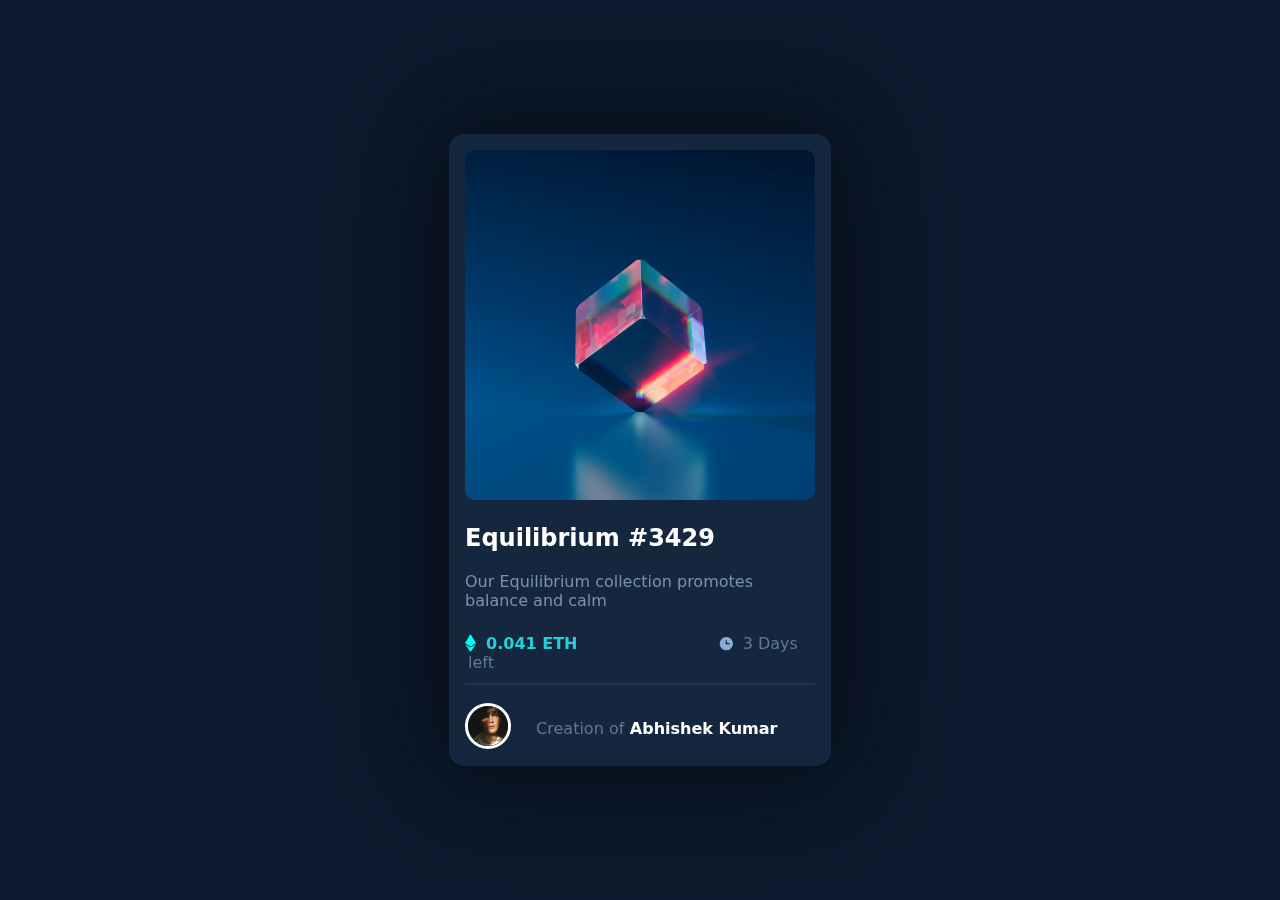
<file: index.html>
<!DOCTYPE html>
<html lang="en">
<head>
    <meta charset="UTF-8">
    <meta name="viewport" content="width=device-width, initial-scale=1.0">
    <title>Card view</title>
    <link rel="stylesheet" href="style.css">
</head>
<body>
    <div class="box">
        <img src="image-equilibrium.jpg" alt="image">
        <h2>Equilibrium #3429</h2>
        <p>Our Equilibrium collection promotes balance and calm</p>
        <svg width="11" height="18" xmlns="http://www.w3.org/2000/svg"><path d="M11 10.216 5.5 18 0 10.216l5.5 3.263 5.5-3.262ZM5.5 0l5.496 9.169L5.5 12.43 0 9.17 5.5 0Z" fill="#00FFF8"/></svg>
        <b>0.041 ETH</b>
        <svg class="clock" width="17" height="17" xmlns="http://www.w3.org/2000/svg"><path d="M8.305 2.007a6.667 6.667 0 1 0 0 13.334 6.667 6.667 0 0 0 0-13.334Zm2.667 7.334H8.305a.667.667 0 0 1-.667-.667V6.007a.667.667 0 0 1 1.334 0v2h2a.667.667 0 0 1 0 1.334Z" fill="#8BACD9"/></svg>
        <span>3 Days left</span>
        <hr color="#22344c">
        <img class="photo" src="image-avatar.png" alt="">
        <span class="footer">Creation of<name style="color: white; font-weight: 600;"> Abhishek Kumar</name></span>
    </div>
</body>
</html>
</file>
<file: style.css>
body{
    background-color: #0d1a2d;
    font-family: system-ui, -apple-system, BlinkMacSystemFont, 'Segoe UI', Roboto, Oxygen, Ubuntu, Cantarell, 'Open Sans', 'Helvetica Neue', sans-serif ;
}

.box{
    background-color: #15273f;
    height: 600px;
    width: 100%;
    max-width: 350px;
    position: fixed;
    margin: auto;
    inset: 0;
    border-radius: 15px;
    box-shadow: 0px 0px 100px 24px #070f1a;
    padding: 1rem;
}

img{
    width: 100%;
    border-radius: 10px;
}

img:hover{
    transform: scale(1.05);
    transition: 200ms;
}

h2{
    color: white;
}

p{
    color: #7a91b0 ;
}

svg{
    padding-top: 8px;
}

b{
    color: #26ced8;
    position: relative;
    left: 5px;
    bottom: 3px;
}

.clock{
    padding-left: 140px;
}

span{
    position: relative;
    bottom: 3px;
    left: 3px;
    color: #5f7798;
}

.photo{
    width: 100%;
    max-width: 40px;
    border: solid white;
    border-radius: 50%;
    margin-top: 10px;
}

.footer{
    left: 20px;
    bottom: 15px;
}
</file>
